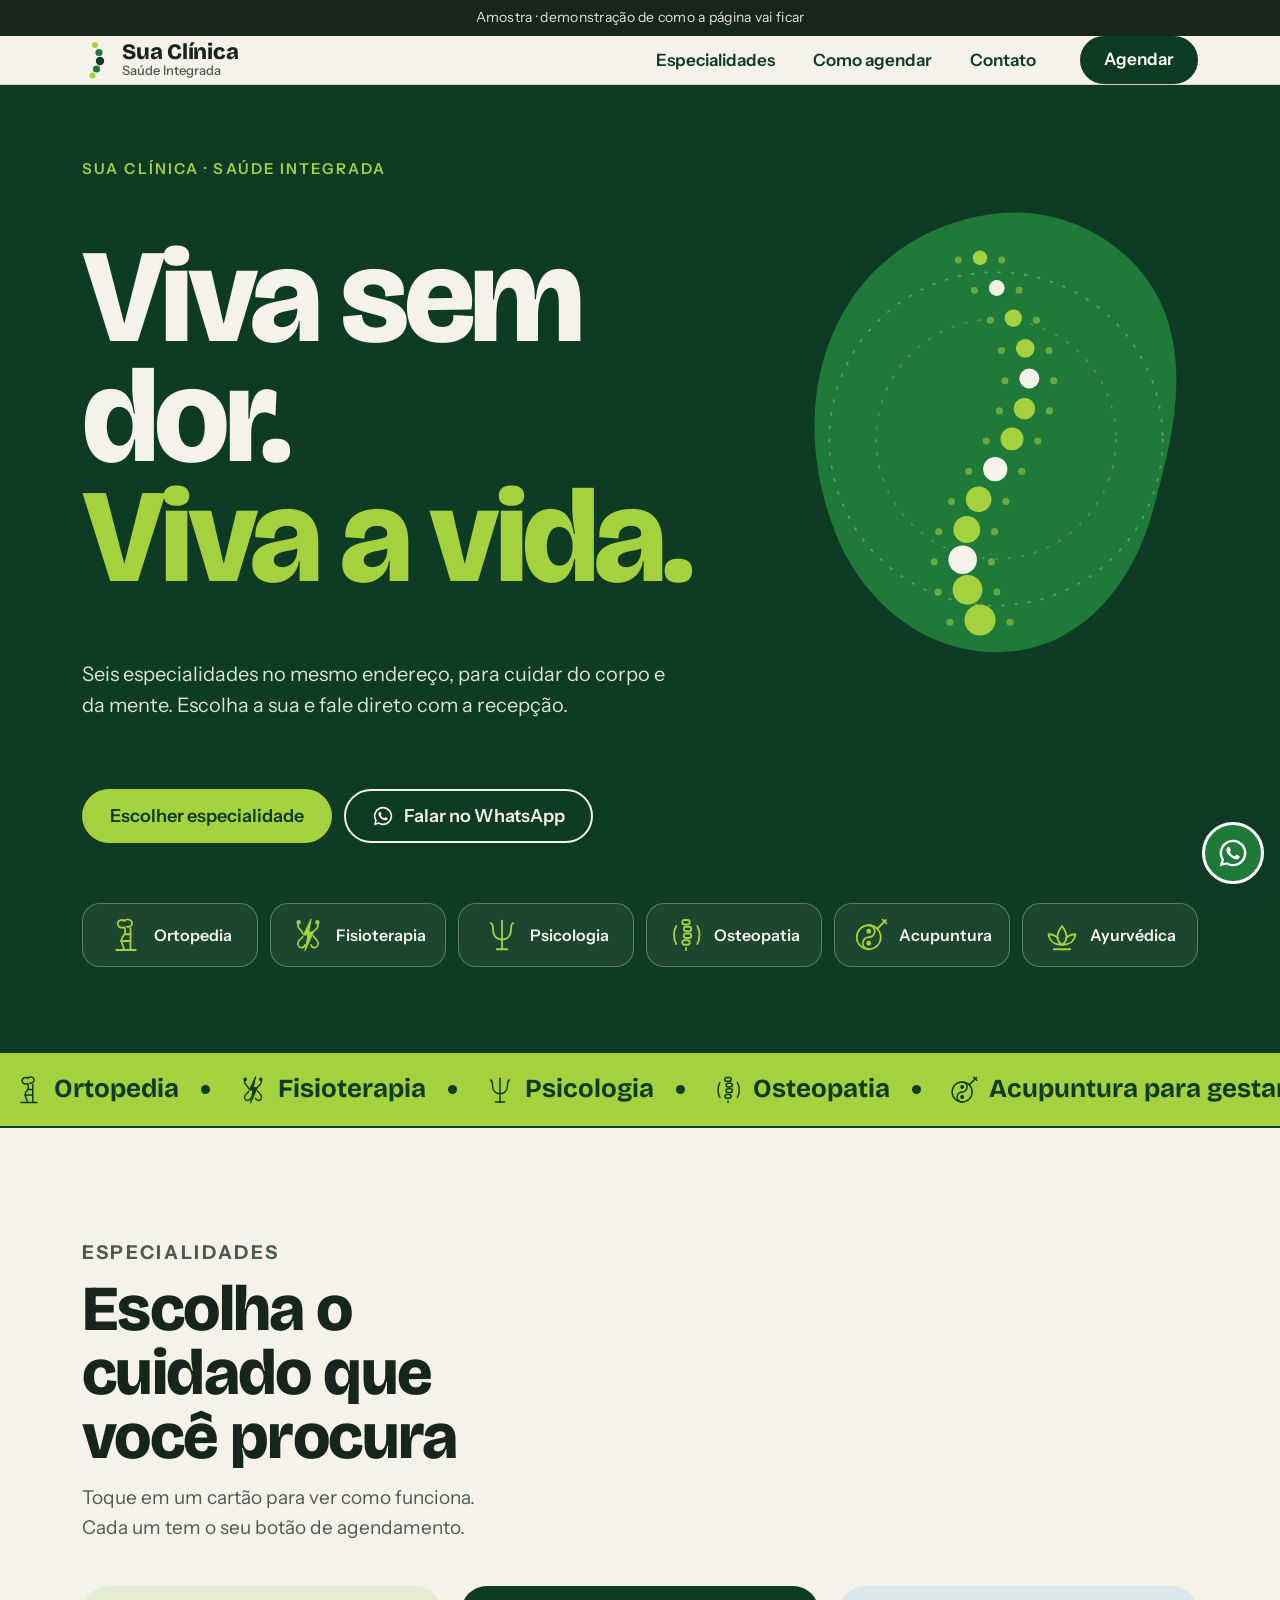
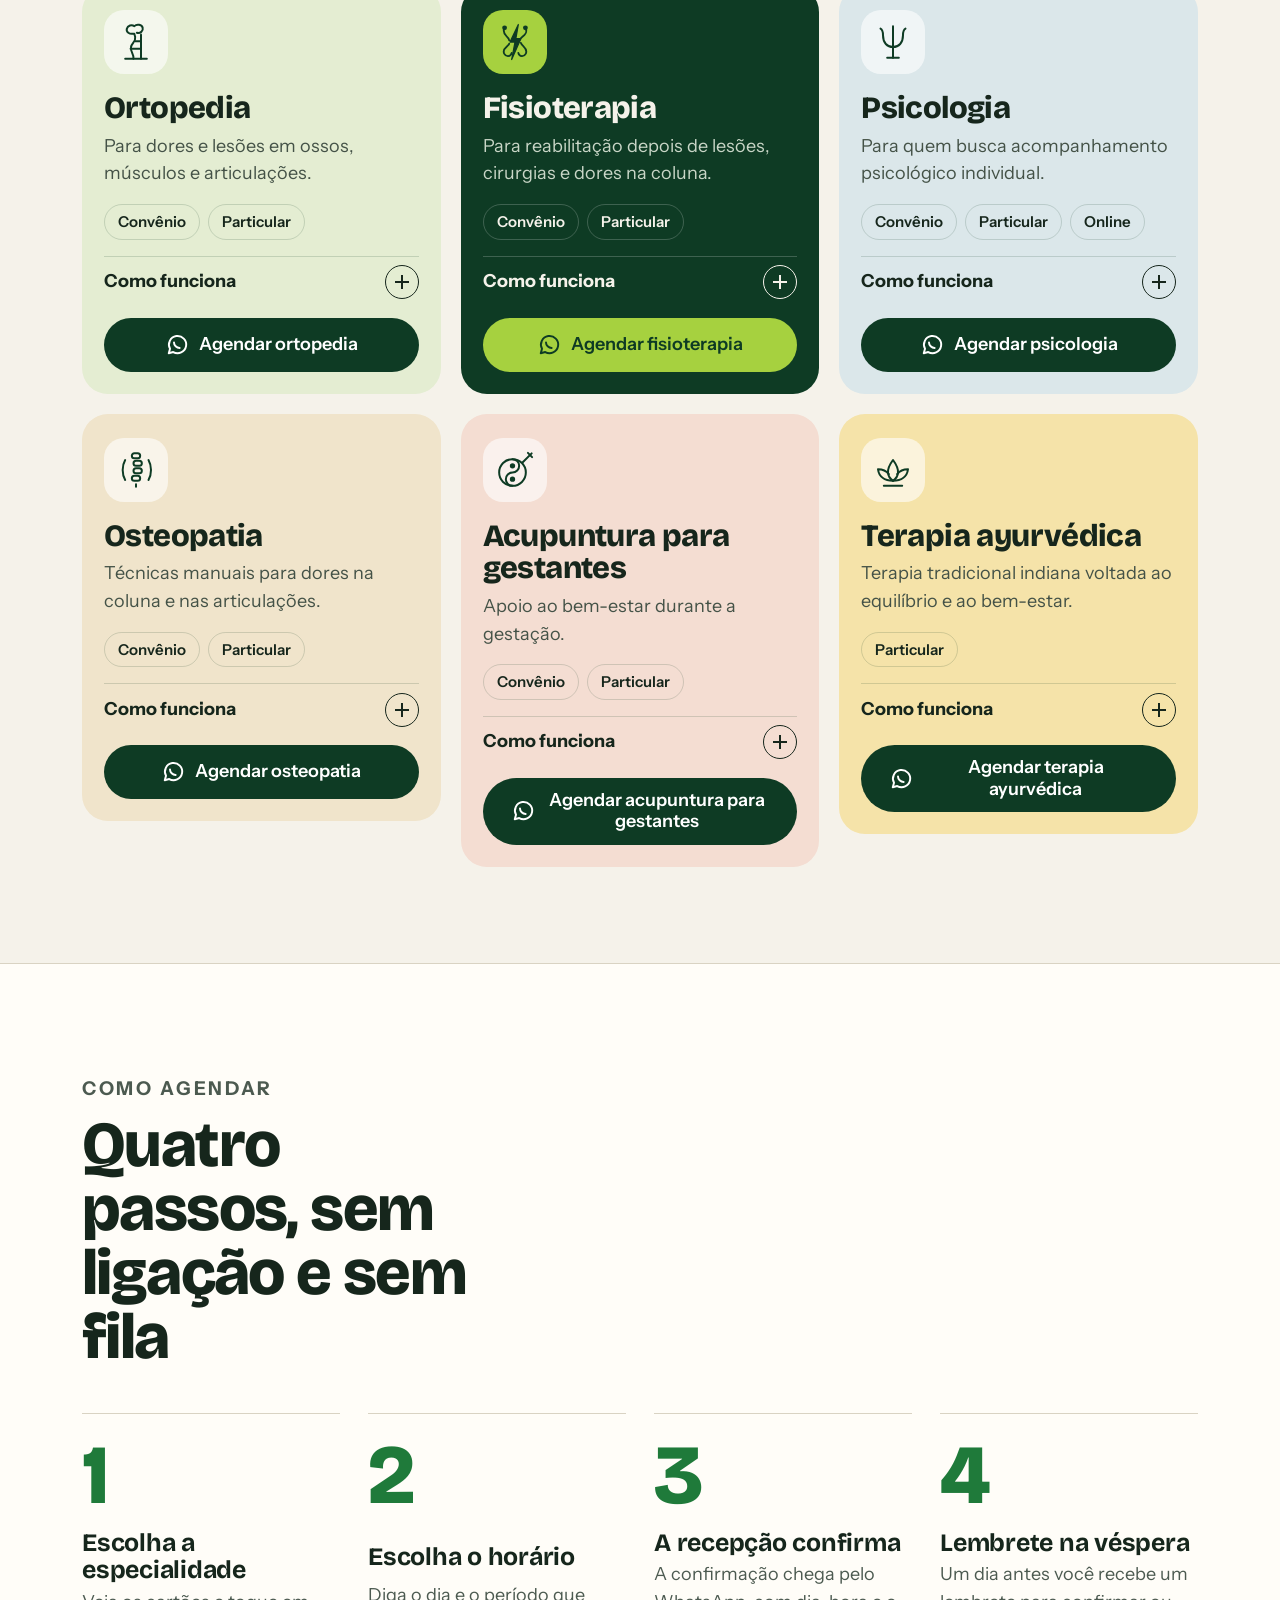
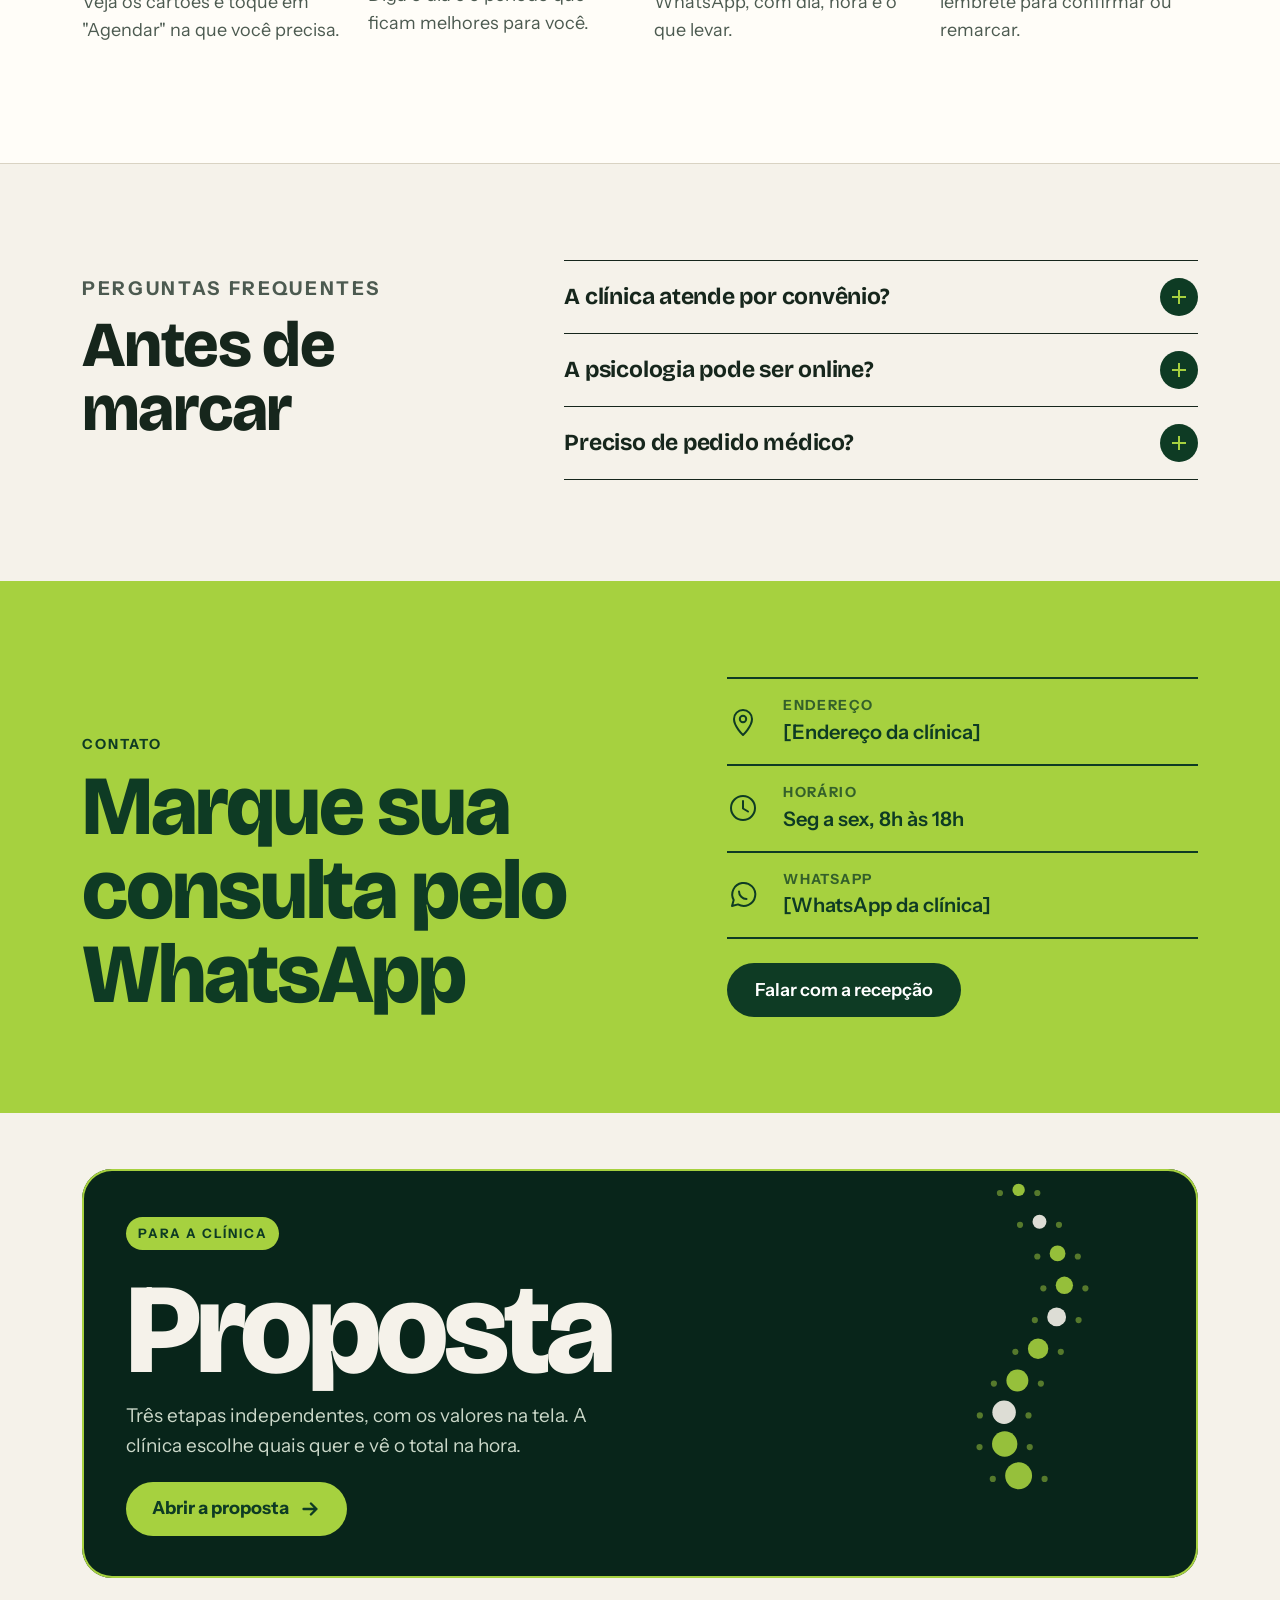
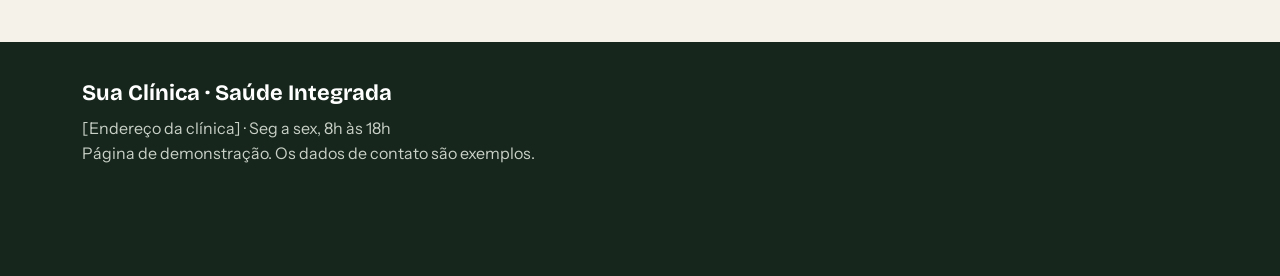
<file: amostra-clinica.html>
<!DOCTYPE html>
<html lang="pt-BR">
<head>
<meta charset="utf-8">
<meta name="viewport" content="width=device-width, initial-scale=1">
<title>Sua Clínica · Saúde Integrada</title>
<meta name="description" content="Ortopedia, fisioterapia, psicologia, osteopatia, acupuntura para gestantes e terapia ayurvédica. Agende pelo WhatsApp.">
<link rel="preconnect" href="https://fonts.googleapis.com">
<link rel="preconnect" href="https://fonts.gstatic.com" crossorigin>
<link href="https://fonts.googleapis.com/css2?family=Bricolage+Grotesque:opsz,wght@12..96,500;12..96,700;12..96,800&family=Instrument+Sans:wght@400;500;600;700&display=swap" rel="stylesheet">
<style>
:root{
  --escuro:#0E3B24; --verde:#1F7A3A; --limao:#A6D13F; --fundo:#F5F2EA;
  --tinta:#16261C; --suave:#4C5A50; --linha:#D9D3C3; --papel:#FFFDF8;
  --titulo:"Bricolage Grotesque","Arial Narrow",Arial,sans-serif;
  --texto:"Instrument Sans",system-ui,-apple-system,"Segoe UI",Roboto,Arial,sans-serif;
}
*,*::before,*::after{box-sizing:border-box}
html{-webkit-text-size-adjust:100%;scroll-behavior:smooth}
html.travado{overflow:hidden}
body{margin:0;background:var(--fundo);color:var(--tinta);font-family:var(--texto);font-size:18px;line-height:1.55;overflow-x:hidden}
h1,h2,h3,h4,p,ol,ul{margin:0}
ol,ul{padding:0;list-style:none}
svg{display:block}
a{color:inherit}
button{font:inherit;color:inherit;cursor:pointer}
:focus-visible{outline:3px solid var(--limao);outline-offset:3px}
.sobre-claro :focus-visible, .proposta :focus-visible{outline-color:var(--verde)}
.caixa{width:100%;max-width:1180px;margin:0 auto;padding:0 20px}
section{scroll-margin-top:120px}

/* Botões */
.btn{display:inline-flex;align-items:center;justify-content:center;gap:10px;min-height:54px;padding:10px 26px;border-radius:999px;border:2px solid transparent;font-weight:600;font-size:18px;line-height:1.2;text-decoration:none;text-align:center;transition:transform .15s ease,background-color .15s ease}
.btn:active{transform:scale(.98)}
.btn-limao{background:var(--limao);color:var(--escuro)}
.btn-limao:hover{background:#B7DD58}
.btn-escuro{background:var(--escuro);color:#fff}
.btn-escuro:hover{background:#14502F}
.btn-contorno{border-color:currentColor;background:transparent}
.btn svg{width:22px;height:22px;flex:none}

/* Faixa de amostra */
.amostra{background:var(--tinta);color:#E6E2D6;font-size:14px;text-align:center;padding:7px 16px;letter-spacing:.02em}

/* Topo */
.topo{position:sticky;top:0;z-index:40;background:rgba(245,242,234,.94);backdrop-filter:blur(10px);-webkit-backdrop-filter:blur(10px);border-bottom:1px solid var(--linha)}
.topo-linha{display:flex;align-items:center;justify-content:space-between;gap:12px;min-height:64px}
.marca{display:flex;align-items:center;gap:10px;min-width:0;min-height:48px;text-decoration:none}
.marca svg{width:30px;height:38px;flex:none}
.marca-nome{font-family:var(--titulo);font-weight:800;font-size:19px;line-height:1.05;letter-spacing:-.01em}
.marca-sub{display:block;font-family:var(--texto);font-weight:500;font-size:13px;color:var(--suave);letter-spacing:0}
.topo .btn{min-height:48px;padding:8px 22px;font-size:17px}
.menu{display:flex;gap:4px;margin:0 -10px;border-top:1px solid var(--linha)}
.menu a{flex:1;display:flex;align-items:center;justify-content:center;min-height:48px;padding:0 6px;font-size:16px;font-weight:600;text-decoration:none;white-space:nowrap;color:var(--escuro)}
.menu a:hover{text-decoration:underline;text-underline-offset:5px}

/* Abertura */
.abertura{background:var(--escuro);color:#F5F2EA;position:relative;overflow:hidden}
.abertura-grade{display:grid;gap:8px;padding-top:44px;padding-bottom:52px}
.sobretitulo{font-size:15px;font-weight:600;letter-spacing:.14em;text-transform:uppercase;color:var(--limao)}
.abertura h1{font-family:var(--titulo);font-weight:800;font-size:clamp(58px,17.5vw,150px);line-height:.9;letter-spacing:-.035em;margin:18px 0 22px}
.abertura h1 span{display:block}
.abertura h1 .l2{color:var(--limao)}
.abertura-texto{font-size:20px;max-width:30em;color:#D8E2D5}
.abertura-botoes{display:flex;flex-direction:column;gap:12px;margin-top:28px}
.abertura-arte{justify-self:center;width:min(78vw,340px);margin-top:26px}
.abertura-arte svg{width:100%;height:auto}

.ic{fill:none;stroke:currentColor;stroke-width:2.4;stroke-linecap:round;stroke-linejoin:round;flex:none}
.atalhos{display:grid;grid-template-columns:repeat(3,1fr);gap:8px;margin-top:30px}
.atalho{display:flex;flex-direction:column;align-items:center;justify-content:center;gap:6px;min-height:88px;padding:10px 4px;border-radius:18px;border:1.5px solid rgba(245,242,234,.3);background:rgba(255,255,255,.06);color:#F5F2EA;font-weight:600;font-size:15px;line-height:1.15;transition:background-color .15s}
.atalho:hover{background:rgba(255,255,255,.14)}
.atalho .ic{width:36px;height:36px;color:var(--limao)}
.card{scroll-margin-top:130px}
.card .btn svg{width:24px;height:24px}
.faixa-grupo .ic{width:30px;height:30px;margin-right:-12px}
#demoEsp .op{display:flex;align-items:center;gap:8px;padding:6px 10px;text-align:left;font-size:15px}
#demoEsp .op .ic{width:26px;height:26px;color:var(--verde)}
#demoEsp .op.sel .ic{color:var(--limao)}
.resumo{margin-top:16px;border-radius:24px;padding:24px 20px;background:#E4EDD2;border:2px solid var(--verde)}
.resumo h3{font-family:var(--titulo);font-weight:800;font-size:27px;letter-spacing:-.02em;line-height:1.1}
.resumo ul{margin-top:10px}
.resumo li{padding:7px 0 7px 30px;position:relative;font-weight:600}
.resumo li::before{content:"";position:absolute;left:2px;top:15px;width:15px;height:8px;border-left:3px solid var(--verde);border-bottom:3px solid var(--verde);transform:rotate(-45deg)}
.resumo li.vazio{padding-left:0;font-weight:400;color:var(--suave)}
.resumo li.vazio::before,.resumo li.soma::before{display:none}
.resumo li.soma{padding-left:0;font-family:var(--titulo);font-weight:800;font-size:22px;color:var(--escuro)}
.resumo-rot{margin-top:12px;font-size:14px;font-weight:700;letter-spacing:.08em;text-transform:uppercase;color:var(--suave)}
.resumo-msg{margin-top:8px;background:#fff;border-radius:4px 16px 16px 16px;padding:12px 14px;font-size:17px}
.resumo .btn{width:100%;margin-top:16px}
/* Caixa 3D da mensagem */
.caixa-wa{display:none;position:fixed;inset:0;z-index:200;background:rgba(8,37,26,.74);overflow-y:auto}
.caixa-wa.aberta{display:block}
.cw-cena{min-height:100%;display:flex;align-items:flex-end;justify-content:center;padding:20px 14px 26px;perspective:900px}
.cw-caixa{width:100%;max-width:440px;background:var(--papel);border-radius:26px;padding:22px 20px 18px;border:2px solid var(--escuro);box-shadow:0 10px 0 var(--escuro),0 34px 50px rgba(0,0,0,.45);transform-origin:50% 100%;animation:subir3d .75s cubic-bezier(.2,.9,.25,1.08) both}
@keyframes subir3d{from{opacity:0;transform:translateY(70%) rotateX(58deg) scale(.82)}55%{opacity:1}to{opacity:1;transform:none}}
.cw-topo{display:flex;align-items:center;gap:14px}
.cw-ic{width:58px;height:58px;border-radius:18px;background:var(--limao);color:var(--escuro);display:grid;place-items:center;flex:none}
.cw-ic svg{width:36px;height:36px}
.cw-topo b{display:block;font-family:var(--titulo);font-weight:800;font-size:25px;line-height:1.1;letter-spacing:-.02em}
.cw-topo small{display:block;font-size:15px;color:var(--suave);margin-top:2px}
.cw-msg{margin:16px 0 4px;background:#E4EDD2;border-radius:4px 18px 18px 18px;padding:14px 16px;font-size:19px;line-height:1.4;min-height:5.2em}
.cw-cursor{display:inline-block;width:2px;height:1.1em;background:var(--escuro);margin-left:2px;vertical-align:-3px;animation:piscar .8s steps(1) infinite}
@keyframes piscar{50%{opacity:0}}
.cw-caixa .btn{width:100%;margin-top:10px}
.cw-voltar{display:block;width:100%;min-height:48px;margin-top:6px;background:none;border:0;font-weight:600;font-size:17px;color:var(--suave);text-decoration:underline;text-underline-offset:4px}
.cw-nota{font-size:14.500px;line-height:1.35;color:var(--suave);text-align:center}
@media (min-width:700px){.cw-cena{align-items:center}}
.p-autor a{display:inline-flex;align-items:center;gap:8px;min-height:48px;padding:0 4px;font-weight:700;color:var(--escuro)}
.p-autor a svg{width:22px;height:22px}
.p-autor b{color:var(--tinta)}

/* Faixa correndo */
.faixa{background:var(--limao);color:var(--escuro);overflow:hidden;border-block:2px solid var(--escuro)}
.faixa-trilho{display:flex;width:max-content;animation:correr 34s linear infinite}
.faixa-grupo{display:flex;flex:none}
.faixa-grupo span{display:flex;align-items:center;gap:22px;padding:14px 11px;font-family:var(--titulo);font-weight:700;font-size:22px;white-space:nowrap}
.faixa-grupo span::after{content:"";width:9px;height:9px;border-radius:50%;background:var(--escuro)}
@keyframes correr{to{transform:translateX(-50%)}}

/* Títulos de seção */
.secao{padding:64px 0}
.secao-cab{margin-bottom:30px;max-width:22em}
.rotulo{font-size:14px;font-weight:700;letter-spacing:.14em;text-transform:uppercase;color:var(--verde)}
.secao h2{font-family:var(--titulo);font-weight:800;font-size:clamp(36px,9vw,64px);line-height:1;letter-spacing:-.025em;margin-top:10px}
.secao-cab p{margin-top:14px;color:var(--suave);font-size:19px}

/* Cards */
.cards{display:grid;gap:16px;align-items:start}
.card{--c:#E4EDD2;--ct:var(--tinta);--cs:#445247;--cl:rgba(14,59,36,.16);background:var(--c);color:var(--ct);border-radius:26px;padding:24px 22px 22px;cursor:pointer;position:relative;-webkit-tap-highlight-color:transparent;transition:transform .2s ease}
.card:nth-child(3){--c:#DBE7EA}
.card:nth-child(4){--c:#F0E4CB}
.card:nth-child(5){--c:#F4DDD2}
.card:nth-child(6){--c:#F5E3A9}
.card.destaque{--c:var(--escuro);--ct:#F5F2EA;--cs:#C9D6C7;--cl:rgba(255,255,255,.2)}
.card-topo{display:flex;align-items:flex-start;justify-content:space-between;gap:12px}
.icone{width:64px;height:64px;border-radius:20px;background:rgba(255,255,255,.6);display:grid;place-items:center;color:var(--escuro)}
.destaque .icone{background:var(--limao)}
.icone svg{width:40px;height:40px;fill:none;stroke:currentColor;stroke-width:2.4;stroke-linecap:round;stroke-linejoin:round}
.selo-card{font-size:13px;font-weight:700;letter-spacing:.08em;text-transform:uppercase;background:var(--limao);color:var(--escuro);padding:6px 12px;border-radius:999px}
.card h3{font-family:var(--titulo);font-weight:800;font-size:31px;line-height:1.05;letter-spacing:-.02em;margin-top:18px}
.card-para{margin-top:8px;color:var(--cs);font-size:18px}
.etiquetas{display:flex;flex-wrap:wrap;gap:8px;margin-top:16px}
.etiquetas li{font-size:15px;font-weight:600;padding:5px 13px;border-radius:999px;border:1.5px solid var(--cl)}
.card-abrir{display:flex;align-items:center;justify-content:space-between;width:100%;min-height:52px;margin-top:16px;padding:0;background:none;border:0;border-top:1.5px solid var(--cl);font-weight:700;font-size:18px;text-align:left}
.card-abrir i{width:34px;height:34px;border-radius:50%;border:1.5px solid currentColor;position:relative;flex:none;transition:transform .25s ease}
.card-abrir i::before,.card-abrir i::after{content:"";position:absolute;left:50%;top:50%;width:14px;height:2px;margin:-1px 0 0 -7px;background:currentColor}
.card-abrir i::after{transform:rotate(90deg);transition:opacity .2s}
.card.aberto .card-abrir i{transform:rotate(180deg)}
.card.aberto .card-abrir i::after{opacity:0}
.passos{display:none;padding:4px 0 10px;counter-reset:p}
.card.aberto .passos{display:block;animation:surgir .3s ease}
.passos li{counter-increment:p;display:flex;gap:14px;align-items:center;padding:9px 0;font-size:18px}
.passos li::before{content:counter(p);flex:none;width:34px;height:34px;border-radius:50%;display:grid;place-items:center;font-family:var(--titulo);font-weight:800;font-size:17px;background:var(--ct);color:var(--c)}
.card .btn{width:100%;margin-top:10px}
.destaque .btn-escuro{background:var(--limao);color:var(--escuro)}
@keyframes surgir{from{opacity:0;transform:translateY(-6px)}to{opacity:1;transform:none}}

/* Como agendar */
.agendar{background:var(--papel);border-block:1px solid var(--linha)}
.etapas{display:grid;gap:0}
.etapas li{display:grid;grid-template-columns:auto 1fr;gap:4px 18px;padding:22px 0;border-top:1.5px solid var(--linha);align-items:start}
.etapas li:last-child{border-bottom:1.5px solid var(--linha)}
.etapas b{grid-row:span 2;font-family:var(--titulo);font-weight:800;font-size:60px;line-height:.85;color:var(--verde);letter-spacing:-.04em;min-width:1.1em}
.etapas h3{font-family:var(--titulo);font-weight:700;font-size:25px;line-height:1.1;letter-spacing:-.01em}
.etapas p{color:var(--suave)}

/* Perguntas */
.faq-lista{border-top:1.5px solid var(--tinta)}
.faq-item{border-bottom:1.5px solid var(--tinta)}
.faq-item button{display:flex;align-items:center;justify-content:space-between;gap:16px;width:100%;min-height:72px;padding:14px 0;background:none;border:0;text-align:left;font-family:var(--titulo);font-weight:700;font-size:23px;line-height:1.15;letter-spacing:-.01em}
.faq-item button i{width:38px;height:38px;border-radius:50%;background:var(--escuro);position:relative;flex:none;transition:transform .25s ease}
.faq-item button i::before,.faq-item button i::after{content:"";position:absolute;left:50%;top:50%;width:14px;height:2px;margin:-1px 0 0 -7px;background:var(--limao)}
.faq-item button i::after{transform:rotate(90deg)}
.faq-item.aberto button i{transform:rotate(45deg)}
.faq-resposta{display:none;padding:0 0 22px;max-width:38em;color:#33423A}
.faq-item.aberto .faq-resposta{display:block;animation:surgir .3s ease}

/* Contato */
.contato{background:var(--limao);color:var(--escuro)}
.contato .rotulo{color:var(--escuro)}
.contato-grade{display:grid;gap:30px}
.contato h2{font-size:clamp(40px,10.5vw,84px)}
.contato-dados{display:grid;gap:0;border-top:2px solid var(--escuro)}
.contato-dados div{display:grid;grid-template-columns:44px 1fr;gap:12px;align-items:center;padding:16px 0;border-bottom:2px solid var(--escuro)}
.contato-dados svg{width:32px;height:32px;fill:none;stroke:currentColor;stroke-width:2;stroke-linecap:round;stroke-linejoin:round}
.contato-dados small{display:block;font-size:14px;font-weight:700;letter-spacing:.1em;text-transform:uppercase;opacity:.75}
.contato-dados strong{font-size:20px;font-weight:600}
.contato .btn{width:100%;margin-top:24px}

/* Cartão Proposta */
.bloco-proposta{padding:56px 0 64px}
.cartao-proposta{display:block;width:100%;text-align:left;background:#08251A;color:#F5F2EA;border:0;border-radius:30px;padding:30px 24px 26px;position:relative;overflow:hidden;box-shadow:0 0 0 2px var(--limao) inset;transition:transform .2s ease}
.cartao-proposta:hover{transform:translateY(-3px)}
.cartao-proposta .pontos{position:absolute;right:-30px;top:-20px;width:210px;opacity:.9;pointer-events:none}
.cartao-proposta small{display:inline-block;font-size:13px;font-weight:700;letter-spacing:.14em;text-transform:uppercase;color:var(--escuro);background:var(--limao);padding:6px 12px;border-radius:999px;position:relative}
.cartao-proposta strong{display:block;font-family:var(--titulo);font-weight:800;font-size:clamp(60px,17vw,128px);line-height:.92;letter-spacing:-.04em;margin:22px 0 12px;position:relative}
.cartao-proposta span.t{display:block;font-size:19px;color:#CBD8C9;max-width:26em;position:relative}
.cartao-proposta span.ir{display:inline-flex;align-items:center;gap:10px;min-height:54px;margin-top:22px;padding:10px 26px;border-radius:999px;background:var(--limao);color:var(--escuro);font-weight:700;position:relative}
.cartao-proposta span.ir svg{width:22px;height:22px}

/* Rodapé */
.rodape{background:var(--tinta);color:#C9D0C6;padding:34px 0 110px;font-size:16px}
.rodape strong{display:block;font-family:var(--titulo);font-size:22px;color:#fff;margin-bottom:6px}

/* WhatsApp flutuante */
.flutuante{position:fixed;right:16px;bottom:16px;z-index:45;width:62px;height:62px;border-radius:50%;background:var(--verde);color:#fff;display:grid;place-items:center;box-shadow:0 8px 22px rgba(14,59,36,.35);border:3px solid #fff;text-decoration:none}
.flutuante svg{width:32px;height:32px}

/* Animação ao rolar */
.js .revela{opacity:0;transform:translateY(22px);transition:opacity .6s ease,transform .6s ease}
.js .revela.visto{opacity:1;transform:none}

/* ============ PROPOSTA (camada) ============ */
.proposta{display:none;position:fixed;inset:0;z-index:100;background:var(--fundo);overflow-y:auto;-webkit-overflow-scrolling:touch;overscroll-behavior:contain}
.proposta.aberta{display:block}
.p-topo{position:sticky;top:0;z-index:5;background:#08251A;color:#fff}
.p-topo .caixa{display:flex;align-items:center;justify-content:space-between;gap:12px;min-height:64px}
.p-topo b{font-family:var(--titulo);font-size:20px;font-weight:800}
.p-fechar{display:inline-flex;align-items:center;gap:8px;min-height:48px;padding:6px 20px;border-radius:999px;border:2px solid var(--limao);background:transparent;color:#fff;font-weight:700;font-size:17px}
.p-fechar svg{width:16px;height:16px}
.p-corpo{max-width:880px;padding-top:40px;padding-bottom:40px}
.p-corpo h2{font-family:var(--titulo);font-weight:800;font-size:clamp(34px,8.6vw,60px);line-height:1;letter-spacing:-.03em}
.p-intro{margin-top:18px;font-size:19px;color:#33423A;max-width:36em}
.p-ordem{display:flex;flex-wrap:wrap;align-items:center;gap:8px;margin-top:20px;font-weight:700}
.p-ordem span{padding:7px 15px;border-radius:999px;background:var(--escuro);color:#fff;font-size:16px}
.p-ordem svg{width:20px;height:20px;color:var(--verde)}
.etapa{background:var(--papel);border:2px solid var(--linha);border-radius:26px;padding:24px 20px;margin-top:22px;position:relative;transition:border-color .2s, box-shadow .2s}
.etapa.marcada{border-color:var(--verde);box-shadow:0 0 0 4px rgba(166,209,63,.55)}
.etapa-num{font-size:14px;font-weight:700;letter-spacing:.14em;text-transform:uppercase;color:var(--verde)}
.etapa h3{font-family:var(--titulo);font-weight:800;font-size:32px;line-height:1.05;letter-spacing:-.02em;margin-top:6px}
.etapa-linha{margin-top:8px;color:var(--suave)}
.selo-fund{display:inline-flex;align-items:center;gap:8px;margin-top:14px;padding:7px 14px;border-radius:999px;background:var(--limao);color:var(--escuro);font-size:14px;font-weight:700;letter-spacing:.06em;text-transform:uppercase}
.selo-fund svg{width:16px;height:16px}
.precos{display:grid;gap:10px;margin-top:18px}
.preco{background:var(--fundo);border-radius:18px;padding:16px 18px}
.preco small{display:block;font-size:14px;font-weight:700;letter-spacing:.08em;text-transform:uppercase;color:var(--suave)}
.preco strong{font-family:var(--titulo);font-weight:800;font-size:40px;line-height:1.1;letter-spacing:-.02em;color:var(--escuro)}
.preco strong em{font-style:normal;font-family:var(--texto);font-size:17px;font-weight:600;letter-spacing:0;color:var(--suave)}
.preco s{color:#7B857D;font-size:19px;font-weight:600;margin-right:6px}
.preco p{font-size:16px;color:var(--suave);margin-top:4px}
.etapa h4{font-size:14px;font-weight:700;letter-spacing:.12em;text-transform:uppercase;color:var(--suave);margin-top:22px}
.inclui{margin-top:8px}
.inclui li{position:relative;padding:8px 0 8px 34px;border-bottom:1px solid var(--linha)}
.inclui li:last-child{border-bottom:0}
.inclui li::before{content:"";position:absolute;left:2px;top:14px;width:18px;height:10px;border-left:3px solid var(--verde);border-bottom:3px solid var(--verde);transform:rotate(-45deg) scale(.8);transform-origin:left top;margin-top:6px}
.nota{margin-top:16px;padding:14px 16px;border-radius:16px;background:var(--fundo);font-size:17px;color:#33423A}
.nota b{color:var(--escuro)}
.btn-incluir{width:100%;margin-top:20px;background:#fff;color:var(--escuro);border:2px solid var(--escuro)}
.btn-incluir .cx{width:26px;height:26px;border-radius:8px;border:2px solid var(--escuro);flex:none;display:grid;place-items:center}
.btn-incluir .cx svg{width:16px;height:16px;opacity:0}
.marcada .btn-incluir{background:var(--escuro);color:#fff}
.marcada .btn-incluir .cx{background:var(--limao);border-color:var(--limao);color:var(--escuro)}
.marcada .btn-incluir .cx svg{opacity:1}

/* Mini demonstração */
.demo{margin-top:22px;border:2px dashed var(--verde);border-radius:22px;padding:20px 16px;background:#F0F4E6}
.demo-cab{display:flex;flex-wrap:wrap;align-items:center;gap:8px 12px}
.demo-cab b{font-family:var(--titulo);font-size:24px;font-weight:800;letter-spacing:-.01em}
.demo-cab span{font-size:13px;font-weight:700;letter-spacing:.08em;text-transform:uppercase;padding:4px 10px;border-radius:999px;background:var(--escuro);color:#fff}
.demo > p{margin-top:6px;color:var(--suave);font-size:17px}
.demo h5{margin:18px 0 8px;font-size:17px;font-weight:700}
.demo h5 i{font-style:normal;display:inline-grid;place-items:center;width:28px;height:28px;border-radius:50%;background:var(--escuro);color:#fff;font-size:15px;margin-right:8px}
.opcoes{display:grid;grid-template-columns:repeat(2,1fr);gap:8px}
.opcoes.dias{grid-template-columns:repeat(5,1fr);gap:6px}
.opcoes.horas{grid-template-columns:repeat(4,1fr)}
.op{min-height:50px;padding:6px 4px;border-radius:14px;border:2px solid #C6CFBB;background:#fff;font-weight:600;font-size:16px;line-height:1.15;color:var(--tinta)}
.op small{display:block;font-size:13px;font-weight:500;color:var(--suave)}
.op.sel{background:var(--escuro);border-color:var(--escuro);color:#fff}
.op.sel small{color:#CBD8C9}
.op:disabled{background:#E4E3DC;border-color:#E4E3DC;color:#8E948C;cursor:not-allowed;text-decoration:line-through}
.op:disabled small{text-decoration:none;color:#8E948C}
.legenda{display:flex;gap:16px;margin-top:10px;font-size:15px;color:var(--suave)}
.legenda span{display:flex;align-items:center;gap:6px}
.legenda span::before{content:"";width:16px;height:16px;border-radius:5px;border:2px solid #C6CFBB;background:#fff}
.legenda span.oc::before{background:#E4E3DC;border-color:#E4E3DC}
.demo-res{display:none;margin-top:20px}
.demo-res.visivel{display:block;animation:surgir .35s ease}
.tela{background:#E7E0D3;border-radius:20px;padding:14px 12px 16px;margin-top:12px}
.tela-cab{font-size:14px;font-weight:700;letter-spacing:.06em;text-transform:uppercase;color:#5B5A50;margin-bottom:10px}
.balao{background:#fff;border-radius:4px 16px 16px 16px;padding:12px 14px;font-size:17px;line-height:1.45;max-width:340px;box-shadow:0 1px 1px rgba(0,0,0,.08)}
.balao b{display:block}
.balao-botoes{display:grid;grid-template-columns:1fr 1fr;gap:8px;max-width:340px;margin-top:8px}
.balao-botoes button{min-height:50px;border-radius:12px;border:0;background:#fff;color:var(--verde);font-weight:700;font-size:17px;box-shadow:0 1px 1px rgba(0,0,0,.08)}
.balao-botoes button.sel{background:var(--verde);color:#fff}
.demo-retorno{margin-top:10px;font-size:16px;font-weight:600;color:var(--escuro);min-height:1.5em}

.quadros{display:grid;gap:16px;margin-top:26px}
.quadro{border-radius:24px;padding:24px 20px}
.quadro h3{font-family:var(--titulo);font-weight:800;font-size:27px;letter-spacing:-.02em;line-height:1.1}
.quadro.nao{background:var(--escuro);color:#F5F2EA}
.quadro.nao p{margin-top:10px;color:#D3DDD0}
.quadro.cond{background:var(--papel);border:2px solid var(--linha)}
.quadro.cond ul{margin-top:8px}
.quadro.cond li{padding:9px 0 9px 20px;border-bottom:1px solid var(--linha);position:relative}
.quadro.cond li:last-child{border-bottom:0}
.quadro.cond li::before{content:"";position:absolute;left:0;top:20px;width:8px;height:8px;border-radius:50%;background:var(--verde)}
.p-autor{margin-top:28px;padding-top:18px;border-top:1.5px solid var(--linha);font-size:16px;color:var(--suave)}

.barra{position:sticky;bottom:0;z-index:5;background:#08251A;color:#fff;border-top:3px solid var(--limao);padding:12px 0 calc(12px + env(safe-area-inset-bottom))}
.barra .caixa{max-width:880px;display:grid;grid-template-columns:1fr 1fr;gap:6px 14px;align-items:end}
.tot small{display:block;font-size:13px;font-weight:700;letter-spacing:.1em;text-transform:uppercase;color:#B9C8B7}
.tot strong{font-family:var(--titulo);font-weight:800;font-size:30px;line-height:1.1;letter-spacing:-.02em;color:var(--limao);white-space:nowrap}
.barra-nota{grid-column:1/-1;font-size:14.5px;line-height:1.35;color:#DCE5D8}
.barra .btn{grid-column:1/-1;min-height:52px}
.barra .btn[aria-disabled="true"]{background:#40584A;color:#AEBBAF;cursor:not-allowed}

/* ============ Telas maiores ============ */
@media (min-width:700px){
  .caixa{padding:0 32px}
  .cards{grid-template-columns:repeat(2,1fr);gap:20px}
  .abertura-botoes{flex-direction:row;flex-wrap:wrap}
  .etapas{grid-template-columns:repeat(2,1fr);column-gap:40px}
  .etapas li:nth-last-child(2){border-bottom:1.5px solid var(--linha)}
  .contato .btn{width:auto}
  .precos{grid-template-columns:1fr 1fr}
  .precos.um{grid-template-columns:1fr}
  .opcoes{grid-template-columns:repeat(3,1fr)}
  .opcoes.horas{grid-template-columns:repeat(8,1fr)}
  .etapa{padding:32px}
  .demo{padding:26px}
  .quadro{padding:30px}
  .cartao-proposta{padding:48px 44px 42px}
  .cartao-proposta .pontos{width:340px;right:10px;top:-10px}
  .barra .caixa{grid-template-columns:auto auto 1fr;gap:6px 30px;align-items:center}
  .barra-nota{grid-column:1/-1;grid-row:2}
  .barra .btn{grid-column:3;grid-row:1;justify-self:end;white-space:nowrap}
}
@media (min-width:1000px){
  section{scroll-margin-top:84px}
  .topo-linha{min-height:76px}
  .topo .caixa{display:flex;align-items:center;gap:28px}
  .topo-linha{flex:1;order:1}
  .menu{order:2;border:0;margin:0;gap:6px}
  .menu a{padding:0 16px;font-size:17px}
  .topo-linha .btn{order:3}
  .topo .caixa{position:relative}
  .topo-linha{display:contents}
  .marca{margin-right:auto}
  .marca-nome{font-size:22px}
  .abertura-grade{grid-template-columns:1.25fr .75fr;align-items:center;gap:40px;padding-top:72px;padding-bottom:84px}
  .abertura h1{font-size:clamp(96px,10.4vw,150px)}
  .abertura-arte{width:100%;max-width:400px;margin:0;grid-row:1/4;grid-column:2}
  .abertura-grade > *:not(.abertura-arte){grid-column:1}
  .abertura-grade > .atalhos{grid-column:1/-1;grid-template-columns:repeat(6,1fr);gap:12px;margin-top:20px}
  .atalho{flex-direction:row;gap:10px;min-height:64px;font-size:16px}
  .card{scroll-margin-top:96px}
  .secao{padding:96px 0}
  .secao-cab{margin-bottom:44px}
  .cards{grid-template-columns:repeat(3,1fr)}
  .etapas{grid-template-columns:repeat(4,1fr);column-gap:28px}
  .etapas li{grid-template-columns:1fr;border-bottom:0!important;padding-top:26px}
  .etapas b{font-size:84px;margin-bottom:14px}
  .faq-grade{display:grid;grid-template-columns:.8fr 1.2fr;gap:60px;align-items:start}
  .contato-grade{grid-template-columns:1.1fr .9fr;gap:70px;align-items:end}
  .quadros{grid-template-columns:.8fr 1.2fr}
  .faixa-grupo span{font-size:26px;padding:16px 14px}
}
@media (prefers-reduced-motion:reduce){
  html{scroll-behavior:auto}
  *,*::before,*::after{animation:none!important;transition:none!important}
  .js .revela{opacity:1;transform:none}
  .faixa-trilho{width:auto;flex-wrap:wrap}
  .faixa-grupo{flex-wrap:wrap}
  .faixa-grupo[aria-hidden="true"]{display:none}
}
</style>
</head>
<body>

<div class="amostra">Amostra · demonstração de como a página vai ficar</div>

<header class="topo">
  <div class="caixa">
    <div class="topo-linha">
      <a class="marca" href="#inicio" data-rolar="inicio" aria-label="Início">
        <svg viewBox="0 0 30 38" aria-hidden="true"><circle cx="13" cy="4" r="3" fill="#A6D13F"/><circle cx="17" cy="11.5" r="3.6" fill="#1F7A3A"/><circle cx="18" cy="20" r="4.2" fill="#0E3B24"/><circle cx="14.5" cy="28" r="3.6" fill="#1F7A3A"/><circle cx="10.5" cy="34.5" r="3" fill="#A6D13F"/></svg>
        <span class="marca-nome"><span data-nome-curto>Sua Clínica</span><span class="marca-sub" data-nome-sub>Saúde Integrada</span></span>
      </a>
      <a class="btn btn-escuro" data-wa="Olá! Vim pelo site e quero agendar uma consulta." target="_blank" rel="noopener">Agendar</a>
    </div>
    <nav class="menu" aria-label="Menu">
      <a href="#especialidades" data-rolar="especialidades">Especialidades</a>
      <a href="#como-agendar" data-rolar="como-agendar">Como agendar</a>
      <a href="#contato" data-rolar="contato">Contato</a>
    </nav>
  </div>
</header>

<main>
  <section class="abertura" id="inicio">
    <div class="caixa abertura-grade">
      <p class="sobretitulo" data-nome>Sua Clínica · Saúde Integrada</p>
      <h1><span>Viva sem dor.</span><span class="l2">Viva a vida.</span></h1>
      <div class="abertura-arte" aria-hidden="true">
        <svg id="arteColuna" viewBox="0 0 360 430">
          <path d="M183 12c62-6 128 30 150 92 20 58 4 118-12 176-16 60-58 118-124 126-70 8-130-36-158-98C12 246 6 170 40 106 68 52 122 18 183 12z" fill="#1F7A3A"/>
          <circle cx="180" cy="215" r="150" fill="none" stroke="#F5F2EA" stroke-opacity=".28" stroke-width="1.5" stroke-dasharray="3 9"/>
          <circle cx="180" cy="215" r="108" fill="none" stroke="#F5F2EA" stroke-opacity=".2" stroke-width="1.5" stroke-dasharray="3 9"/>
        </svg>
      </div>
      <p class="abertura-texto">Seis especialidades no mesmo endereço, para cuidar do corpo e da mente. Escolha a sua e fale direto com a recepção.</p>
      <div class="abertura-botoes">
        <a class="btn btn-limao" href="#especialidades" data-rolar="especialidades">Escolher especialidade</a>
        <a class="btn btn-contorno" data-wa="Olá! Vim pelo site e quero falar com a clínica." target="_blank" rel="noopener">
          <svg viewBox="0 0 24 24" fill="currentColor" aria-hidden="true"><path d="M12 2a10 10 0 0 0-8.6 15.1L2 22l5.1-1.3A10 10 0 1 0 12 2zm0 18.2a8.200 8.200 0 0 1-4.200-1.150l-.3-.18-3 .78.800-2.920-.2-.300A8.200 8.200 0 1 1 12 20.200zm4.500-6.100c-.25-.120-1.460-.720-1.680-.800-.230-.080-.390-.120-.560.130-.160.240-.640.800-.780.960-.140.170-.290.180-.530.060a6.700 6.700 0 0 1-3.340-2.920c-.250-.430.250-.400.720-1.340.080-.160.040-.300-.020-.420-.060-.120-.560-1.340-.760-1.830-.200-.480-.400-.420-.560-.420h-.470a.900.900 0 0 0-.660.300 2.760 2.760 0 0 0-.860 2.050c0 1.210.880 2.380 1 2.540.120.170 1.730 2.640 4.200 3.700 1.560.670 2.170.730 2.950.610.470-.070 1.460-.600 1.660-1.170.210-.580.210-1.070.150-1.170-.060-.110-.220-.170-.470-.290z"/></svg>
          Falar no WhatsApp
        </a>
      </div>
      <div class="atalhos" id="atalhos" aria-label="Ir direto para uma especialidade"></div>
    </div>
  </section>

  <div class="faixa" aria-hidden="true"><div class="faixa-trilho" id="faixaTrilho"></div></div>

  <section class="secao" id="especialidades">
    <div class="caixa">
      <div class="secao-cab revela">
        <p class="rotulo">Especialidades</p>
        <h2>Escolha o cuidado que você procura</h2>
        <p>Toque em um cartão para ver como funciona. Cada um tem o seu botão de agendamento.</p>
      </div>
      <div class="cards" id="cards"></div>
    </div>
  </section>

  <section class="secao agendar" id="como-agendar">
    <div class="caixa">
      <div class="secao-cab revela">
        <p class="rotulo">Como agendar</p>
        <h2>Quatro passos, sem ligação e sem fila</h2>
      </div>
      <ol class="etapas">
        <li class="revela"><b>1</b><h3>Escolha a especialidade</h3><p>Veja os cartões e toque em "Agendar" na que você precisa.</p></li>
        <li class="revela"><b>2</b><h3>Escolha o horário</h3><p>Diga o dia e o período que ficam melhores para você.</p></li>
        <li class="revela"><b>3</b><h3>A recepção confirma</h3><p>A confirmação chega pelo WhatsApp, com dia, hora e o que levar.</p></li>
        <li class="revela"><b>4</b><h3>Lembrete na véspera</h3><p>Um dia antes você recebe um lembrete para confirmar ou remarcar.</p></li>
      </ol>
    </div>
  </section>

  <section class="secao" id="perguntas">
    <div class="caixa faq-grade">
      <div class="secao-cab revela">
        <p class="rotulo">Perguntas frequentes</p>
        <h2>Antes de marcar</h2>
      </div>
      <div class="faq-lista revela">
        <div class="faq-item">
          <button type="button" aria-expanded="false" aria-controls="faq1">A clínica atende por convênio?<i aria-hidden="true"></i></button>
          <div class="faq-resposta" id="faq1"><p>Ortopedia, fisioterapia, psicologia, osteopatia e acupuntura para gestantes atendem por convênio e particular. A terapia ayurvédica é só particular. Informe o nome do seu plano pelo WhatsApp e a recepção confirma a cobertura antes de marcar.</p></div>
        </div>
        <div class="faq-item">
          <button type="button" aria-expanded="false" aria-controls="faq2">A psicologia pode ser online?<i aria-hidden="true"></i></button>
          <div class="faq-resposta" id="faq2"><p>Pode. As sessões de psicologia acontecem na clínica ou por chamada de vídeo. O formato é combinado na primeira conversa e pode mudar ao longo do acompanhamento.</p></div>
        </div>
        <div class="faq-item">
          <button type="button" aria-expanded="false" aria-controls="faq3">Preciso de pedido médico?<i aria-hidden="true"></i></button>
          <div class="faq-resposta" id="faq3"><p>Para consultas, não. Para fisioterapia pelo convênio, o plano costuma exigir o pedido médico. Em caso de dúvida, pergunte pelo WhatsApp e a recepção informa o que levar no dia.</p></div>
        </div>
      </div>
    </div>
  </section>

  <section class="secao contato" id="contato">
    <div class="caixa contato-grade">
      <div class="revela">
        <p class="rotulo">Contato</p>
        <h2>Marque sua consulta pelo WhatsApp</h2>
      </div>
      <div class="revela">
        <div class="contato-dados">
          <div>
            <svg viewBox="0 0 32 32" aria-hidden="true"><path d="M16 29s9-8.500 9-16a9 9 0 0 0-18 0c0 7.500 9 16 9 16z"/><circle cx="16" cy="13" r="3.200"/></svg>
            <p><small>Endereço</small><strong>[Endereço da clínica]</strong></p>
          </div>
          <div>
            <svg viewBox="0 0 32 32" aria-hidden="true"><circle cx="16" cy="16" r="12"/><path d="M16 9v7.500l5 3"/></svg>
            <p><small>Horário</small><strong>Seg a sex, 8h às 18h</strong></p>
          </div>
          <div>
            <svg viewBox="0 0 32 32" aria-hidden="true"><path d="M5 27l1.700-6A11.500 11.500 0 1 1 11 25.400z"/><path d="M12 12.500c0 4 3.500 7.500 7.500 7.500"/></svg>
            <p><small>WhatsApp</small><strong>[WhatsApp da clínica]</strong></p>
          </div>
        </div>
        <a class="btn btn-escuro" data-wa="Olá! Vim pelo site e quero agendar uma consulta." target="_blank" rel="noopener">Falar com a recepção</a>
      </div>
    </div>
  </section>

  <section class="bloco-proposta">
    <div class="caixa">
      <button type="button" class="cartao-proposta revela" id="abrirProposta" aria-haspopup="true">
        <svg class="pontos" id="pontosProposta" viewBox="0 0 220 220" aria-hidden="true"></svg>
        <small>Para a clínica</small>
        <strong>Proposta</strong>
        <span class="t">Três etapas independentes, com os valores na tela. A clínica escolhe quais quer e vê o total na hora.</span>
        <span class="ir">Abrir a proposta
          <svg viewBox="0 0 24 24" fill="none" stroke="currentColor" stroke-width="2.600" stroke-linecap="round" stroke-linejoin="round" aria-hidden="true"><path d="M5 12h14M13 6l6 6-6 6"/></svg>
        </span>
      </button>
    </div>
  </section>
</main>

<footer class="rodape">
  <div class="caixa">
    <strong data-nome>Sua Clínica · Saúde Integrada</strong>
    <p>[Endereço da clínica] · Seg a sex, 8h às 18h</p>
    <p>Página de demonstração. Os dados de contato são exemplos.</p>
  </div>
</footer>

<a class="flutuante" data-wa="Olá! Vim pelo site e quero agendar uma consulta." target="_blank" rel="noopener" aria-label="Falar no WhatsApp">
  <svg viewBox="0 0 24 24" fill="currentColor" aria-hidden="true"><path d="M12 2a10 10 0 0 0-8.600 15.100L2 22l5.100-1.300A10 10 0 1 0 12 2zm0 18.200a8.200 8.200 0 0 1-4.200-1.150l-.300-.180-3 .780.800-2.920-.200-.300A8.200 8.200 0 1 1 12 20.200zm4.500-6.100c-.250-.120-1.460-.720-1.680-.800-.230-.080-.390-.120-.560.130-.160.240-.640.800-.780.960-.140.170-.290.180-.530.060a6.700 6.700 0 0 1-3.340-2.920c-.250-.430.250-.400.720-1.340.080-.160.040-.300-.020-.420-.060-.120-.560-1.340-.760-1.830-.200-.480-.400-.420-.560-.420h-.470a.900.900 0 0 0-.660.300 2.760 2.760 0 0 0-.860 2.050c0 1.210.880 2.380 1 2.540.120.170 1.730 2.640 4.200 3.700 1.560.670 2.170.730 2.950.610.470-.070 1.460-.600 1.660-1.170.210-.580.210-1.070.150-1.170-.060-.110-.220-.170-.470-.290z"/></svg>
</a>

<!-- ============ PROPOSTA ============ -->
<div class="proposta" id="proposta" role="dialog" aria-modal="true" aria-labelledby="pTitulo">
  <div class="p-topo">
    <div class="caixa">
      <b>Proposta</b>
      <button type="button" class="p-fechar" id="fecharProposta">
        <svg viewBox="0 0 16 16" fill="none" stroke="currentColor" stroke-width="2.400" stroke-linecap="round" aria-hidden="true"><path d="M2 2l12 12M14 2L2 14"/></svg>
        Fechar
      </button>
    </div>
  </div>

  <div class="caixa p-corpo">
    <h2 id="pTitulo">Mais pacientes encontrando a clínica, e a recepção com menos trabalho.</h2>
    <p class="p-intro">São três etapas independentes: a clínica escolhe quais quer. A ordem sugerida é esta, para não pagar anúncio sem conseguir atender quem chega.</p>
    <div class="p-ordem" aria-label="Ordem sugerida: página, agenda, anúncios">
      <span>1 · Página</span>
      <svg viewBox="0 0 24 24" fill="none" stroke="currentColor" stroke-width="2.600" stroke-linecap="round" stroke-linejoin="round" aria-hidden="true"><path d="M5 12h14M13 6l6 6-6 6"/></svg>
      <span>2 · Agenda</span>
      <svg viewBox="0 0 24 24" fill="none" stroke="currentColor" stroke-width="2.600" stroke-linecap="round" stroke-linejoin="round" aria-hidden="true"><path d="M5 12h14M13 6l6 6-6 6"/></svg>
      <span>3 · Anúncios</span>
    </div>

    <!-- ETAPA 1 -->
    <article class="etapa" data-etapa="1">
      <p class="etapa-num">Etapa 1</p>
      <h3>Landing page</h3>
      <p class="etapa-linha">A página que você acabou de ver, com os dados reais da clínica.</p>
      <div class="precos um">
        <div class="preco"><small>Pagamento único</small><strong>R$ 697</strong><p>Sem mensalidade. Prazo de 7 dias úteis.</p></div>
      </div>
      <h4>O que inclui</h4>
      <ul class="inclui">
        <li>Esta página com as especialidades e um botão de WhatsApp em cada uma</li>
        <li>Feita para celular e para ser encontrada no Google</li>
        <li>Endereço próprio (.com.br, pago pela clínica, cerca de R$ 40 por ano)</li>
        <li>Contagem de cliques nos botões</li>
        <li>Fotos da clínica e da equipe, se a clínica quiser (esta amostra está sem fotos de propósito)</li>
        <li>30 dias de ajustes grátis depois da entrega</li>
      </ul>
      <p class="nota"><b>Depois disso, só se a clínica pedir:</b> ajuste simples (texto, foto, convênio, horário) por R$ 40 cada, ou pacote de 5 ajustes por R$ 150.</p>
      <button type="button" class="btn btn-incluir" aria-pressed="false" data-incluir="1"><span class="cx"><svg viewBox="0 0 16 16" fill="none" stroke="currentColor" stroke-width="2.800" stroke-linecap="round" stroke-linejoin="round" aria-hidden="true"><path d="M3 8.500l3.200 3.200L13 4.500"/></svg></span><span class="tx">Incluir esta etapa</span></button>
    </article>

    <!-- ETAPA 2 -->
    <article class="etapa" data-etapa="2">
      <p class="etapa-num">Etapa 2</p>
      <h3>Agenda integrada ao WhatsApp</h3>
      <p class="etapa-linha">Um produto feito para clínicas: a mesma agenda para todas, que continua recebendo melhorias.</p>
      <p class="selo-fund"><svg viewBox="0 0 16 16" fill="currentColor" aria-hidden="true"><path d="M8 .800l2.100 4.500 4.900.600-3.600 3.400.900 4.900L8 11.800l-4.300 2.400.900-4.900L1 5.900l4.900-.600z"/></svg>Condição de clínica fundadora</p>
      <div class="precos">
        <div class="preco"><small>Implantação · pagamento único</small><strong><s>R$ 990</s>R$ 690</strong><p>Preço de clínica fundadora. Prazo de 15 dias úteis.</p></div>
        <div class="preco"><small>Hospedagem e banco de dados</small><strong>R$ 149 <em>por mês</em></strong><p>Cancelável com 30 dias de aviso.</p></div>
      </div>
      <p class="nota"><b>Para que serve a mensalidade:</b> É o servidor onde a agenda fica no ar e onde os dados dos pacientes ficam guardados com segurança, com cópia de segurança diária e acesso protegido por senha.</p>
      <h4>O que inclui</h4>
      <ul class="inclui">
        <li>Agenda digital por especialidade e por profissional</li>
        <li>O paciente escolhe o horário livre na página e o pedido chega pronto no WhatsApp</li>
        <li>Lembrete automático na véspera, com os botões Confirmar ou Remarcar</li>
        <li>Registro de faltas e lista de quem precisa remarcar</li>
        <li>Tela simples para a recepção, com letra grande</li>
        <li>Treinamento da recepção</li>
        <li>Dados guardados em servidor no Brasil, com backup diário</li>
        <li>As melhorias que a agenda ganhar para outras clínicas chegam para esta também, sem custo</li>
      </ul>
      <p class="nota"><b>Condição de fundadora:</b> em troca do desconto na implantação, a clínica dá um depoimento depois de 60 dias de uso e autoriza mostrar o resultado como case, sem nenhum dado de paciente.</p>
      <p class="nota"><b>Custo de terceiros:</b> as mensagens de lembrete têm custo de centavos, cobrado pela Meta direto da clínica.</p>

      <div class="demo" id="demo">
        <div class="demo-cab"><b>Experimente a agenda</b><span>Simulação</span></div>
        <p>Faça de conta que você é um paciente. Nada é enviado de verdade.</p>
        <h5><i>1</i>Escolha a especialidade</h5>
        <div class="opcoes" id="demoEsp"></div>
        <h5><i>2</i>Escolha o dia</h5>
        <div class="opcoes dias" id="demoDias"></div>
        <h5><i>3</i>Escolha um horário livre</h5>
        <div class="opcoes horas" id="demoHoras"></div>
        <div class="legenda"><span>Livre</span><span class="oc">Ocupado</span></div>
        <div class="demo-res" id="demoRes" aria-live="polite">
          <div class="tela">
            <p class="tela-cab">Chega no WhatsApp da recepção</p>
            <div class="balao" id="demoMsgRecepcao"></div>
          </div>
          <div class="tela">
            <p class="tela-cab">O paciente recebe na véspera</p>
            <div class="balao" id="demoMsgLembrete"></div>
            <div class="balao-botoes">
              <button type="button" data-resp="confirmar">Confirmar</button>
              <button type="button" data-resp="remarcar">Remarcar</button>
            </div>
            <p class="demo-retorno" id="demoRetorno"></p>
          </div>
        </div>
      </div>

      <button type="button" class="btn btn-incluir" aria-pressed="false" data-incluir="2"><span class="cx"><svg viewBox="0 0 16 16" fill="none" stroke="currentColor" stroke-width="2.800" stroke-linecap="round" stroke-linejoin="round" aria-hidden="true"><path d="M3 8.500l3.200 3.200L13 4.500"/></svg></span><span class="tx">Incluir esta etapa</span></button>
    </article>

    <!-- ETAPA 3 -->
    <article class="etapa" data-etapa="3">
      <p class="etapa-num">Etapa 3</p>
      <h3>Tráfego pago</h3>
      <p class="etapa-linha">Anúncios para quem mora perto e procura as especialidades da clínica.</p>
      <div class="precos um">
        <div class="preco"><small>Por mês de campanha</small><strong>R$ 590 <em>por mês</em></strong><p>Contrata só os meses que quiser, sem fidelidade.</p></div>
      </div>
      <h4>O que inclui</h4>
      <ul class="inclui">
        <li>Anúncios no Instagram, no Facebook e no Google para a região</li>
        <li>Criação dos anúncios</li>
        <li>Medição de quantas pessoas chamaram no WhatsApp</li>
        <li>Ajustes semanais</li>
        <li>Relatório no fim do mês</li>
      </ul>
      <p class="nota"><b>Verba dos anúncios:</b> é paga direto à Meta e ao Google, fora deste valor. Sugestão: R$ 20 por dia.</p>
      <button type="button" class="btn btn-incluir" aria-pressed="false" data-incluir="3"><span class="cx"><svg viewBox="0 0 16 16" fill="none" stroke="currentColor" stroke-width="2.800" stroke-linecap="round" stroke-linejoin="round" aria-hidden="true"><path d="M3 8.500l3.200 3.200L13 4.500"/></svg></span><span class="tx">Incluir esta etapa</span></button>
    </article>

    <div class="quadros">
      <div class="quadro nao">
        <h3>O que não prometemos</h3>
        <p>Não garantimos número de pacientes. O que entregamos é a medição de visitas, cliques e mensagens, para a clínica ver o que está acontecendo e decidir com base nisso.</p>
      </div>
      <div class="quadro cond">
        <h3>Condições</h3>
        <ul>
          <li>Pagamento por Pix</li>
          <li>Valor único: metade no início e metade na entrega</li>
          <li>Landing page sem mensalidade</li>
          <li>Agenda com hospedagem mensal, cancelável com 30 dias de aviso. Se cancelar, a clínica recebe todos os seus dados em planilha</li>
          <li>Tráfego sem fidelidade</li>
          <li>A página, o domínio e os dados dos pacientes são da clínica</li>
          <li>Proposta válida por 15 dias</li>
        </ul>
      </div>
    </div>

    <div class="resumo">
      <h3>Sua escolha</h3>
      <ul id="resumoLista"></ul>
      <p class="resumo-rot">Mensagem que vai para o WhatsApp do Kaian:</p>
      <p class="resumo-msg" id="resumoMsg"></p>
      <a class="btn btn-escuro" id="btnSeguir2" target="_blank" rel="noopener"></a>
    </div>

    <p class="p-autor" id="pAutor">Feito por Kaian Bruno</p>
  </div>

  <div class="barra">
    <div class="caixa">
      <div class="tot"><small>Valor único</small><strong id="totUnico">R$ 0</strong></div>
      <div class="tot"><small>Por mês</small><strong id="totMes">R$ 0</strong></div>
      <p class="barra-nota" id="totNota" aria-live="polite">Marque as etapas que quiser incluir.</p>
      <a class="btn btn-limao" id="btnSeguir" target="_blank" rel="noopener"></a>
    </div>
  </div>
</div>

<div class="caixa-wa" id="caixaWa" role="dialog" aria-modal="true" aria-labelledby="cwTit">
  <div class="cw-cena">
    <div class="cw-caixa" id="cwCaixa">
      <div class="cw-topo"><span class="cw-ic" id="cwIc"></span><div><b id="cwTit">Mensagem pronta</b><small id="cwPara"></small></div></div>
      <p class="cw-msg" aria-live="polite"><span id="cwTexto"></span><i class="cw-cursor" aria-hidden="true"></i></p>
      <a class="btn btn-escuro" id="cwEnviar" target="_blank" rel="noopener"></a>
      <button type="button" class="btn btn-contorno" id="cwCopiar">Copiar mensagem</button>
      <button type="button" class="cw-voltar" id="cwFechar">Voltar</button>
      <p class="cw-nota">Se o WhatsApp não abrir nesta tela, copie a mensagem e envie para o número acima.</p>
    </div>
  </div>
</div>

<script>
/* ===================================================================
   TROQUE AQUI os dados da clínica e os seus
   =================================================================== */
var CLINICA_NOME    = "Sua Clínica · Saúde Integrada";
var WHATSAPP_NUMERO = "5561992372216";      // só números: país + DDD + número (na amostra é o do Kaian, para testar; trocar pelo da clínica)
var AUTOR_NOME      = "Kaian Bruno";
var AUTOR_WHATSAPP  = "5561992372216";      // recebe o "Quero seguir com estas etapas"
/* =================================================================== */

(function(){
  "use strict";
  document.documentElement.classList.add("js");
  var $ = function(s, r){ return (r || document).querySelector(s); };
  var $$ = function(s, r){ return Array.prototype.slice.call((r || document).querySelectorAll(s)); };
  var SVGNS = "http://www.w3.org/2000/svg";

  function linkWhats(msg, numero){
    return "https://wa.me/" + (numero || WHATSAPP_NUMERO) + "?text=" + encodeURIComponent(msg);
  }
  function telefone(n){
    var m = String(n).replace(/\D/g, "").match(/^55(\d{2})(\d{5})(\d{4})$/);
    return m ? "(" + m[1] + ") " + m[2] + "-" + m[3] : n;
  }
  function icone(e){ return '<svg class="ic" viewBox="0 0 48 48" aria-hidden="true">' + e.icone + '</svg>'; }
  var ICONE_WA = '<svg viewBox="0 0 32 32" fill="none" stroke="currentColor" stroke-width="2.6" stroke-linecap="round" stroke-linejoin="round" aria-hidden="true"><path d="M5 27l1.700-6A11.500 11.500 0 1 1 11 25.400z"/><path d="M12 12.500c0 4 3.500 7.500 7.500 7.500"/></svg>';
  function reais(n){ return "R$ " + n.toLocaleString("pt-BR"); }

  /* ---------- Nome da clínica ---------- */
  var partes = CLINICA_NOME.split("·");
  document.title = CLINICA_NOME;
  $$("[data-nome]").forEach(function(el){ el.textContent = CLINICA_NOME; });
  $("[data-nome-curto]").textContent = partes[0].trim();
  $("[data-nome-sub]").textContent = (partes[1] || "").trim();
  $("#pAutor").innerHTML = 'Feito por <b>' + AUTOR_NOME + '</b> · <a target="_blank" rel="noopener" href="' +
    linkWhats("Olá, " + AUTOR_NOME.split(" ")[0] + "! Vi a proposta e quero tirar uma dúvida.", AUTOR_WHATSAPP) + '">' +
    ICONE_WA + 'WhatsApp ' + telefone(AUTOR_WHATSAPP) + '</a>';

  /* ---------- Especialidades ---------- */
  var ESPECIALIDADES = [
    { nome:"Ortopedia", para:"Para dores e lesões em ossos, músculos e articulações.",
      passos:["Consulta de avaliação","Exame e diagnóstico","Plano de tratamento"],
      tags:["Convênio","Particular"],
      icone:'<path d="M11 44h26"/><path d="M30 44V15"/><path d="M21 44c1-5-4-8-3-14 1-5 6-6 5-12-.300-2-1-3-1-4"/><path d="M17.500 32H30M23 23h7"/><path d="M21 14c-5 1-9-2-8-6 1-4 6-5 9-3 3-3 9-2 10 2 1 4-3 7-7 6"/>' },
    { nome:"Fisioterapia", para:"Para reabilitação depois de lesões, cirurgias e dores na coluna.", destaque:true,
      passos:["Avaliação inicial","Série de sessões","Reavaliação do progresso"],
      tags:["Convênio","Particular"],
      icone:'<path d="M28 3L18 24h6l-4 21 11-25h-6z" fill="currentColor" stroke-width="1.500"/><path d="M11 8c-3 8 6 9 6 14M31 25c1 4 9 6 6 13-2 4-8 4-9-1" stroke-width="2.200"/><path d="M37 8c3 8-6 9-7 13M17 26c-1 4-9 5-6 12 2 4 8 4 9-1" stroke-width="2.200"/><circle cx="11.500" cy="7" r="1.700" fill="currentColor"/><circle cx="36.500" cy="7" r="1.700" fill="currentColor"/>' },
    { nome:"Psicologia", para:"Para quem busca acompanhamento psicológico individual.",
      passos:["Primeira conversa","Sessões semanais","Presencial ou online"],
      tags:["Convênio","Particular","Online"],
      icone:'<path d="M24 5v38"/><path d="M9 8c2 1 3 3 3 8 0 9 5 14 12 14s12-5 12-14c0-5 1-7 3-8"/><path d="M17 43h14"/>' },
    { nome:"Osteopatia", para:"Técnicas manuais para dores na coluna e nas articulações.",
      passos:["Avaliação da postura","Sessões manuais","Orientações para casa"],
      tags:["Convênio","Particular"],
      icone:'<rect x="19" y="4" width="10" height="6" rx="3"/><rect x="21" y="13" width="10" height="6" rx="3"/><rect x="21" y="22" width="10" height="6" rx="3"/><rect x="19" y="31" width="10" height="6" rx="3"/><path d="M39 12c4 7 4 17 0 24"/><path d="M11 12c-4 7-4 17 0 24"/><path d="M24 41v3"/>' },
    { nome:"Acupuntura para gestantes", curto:"Acupuntura", para:"Apoio ao bem-estar durante a gestação.",
      passos:["Conversa sobre a gestação","Sessões com agulhas finas","Acompanhamento por trimestre"],
      tags:["Convênio","Particular"],
      icone:'<circle cx="21" cy="27" r="16"/><path d="M21 11a8 8 0 0 1 0 16a8 8 0 0 0 0 16"/><circle cx="21" cy="19" r="2" fill="currentColor"/><circle cx="21" cy="35" r="2" fill="currentColor"/><path d="M33 15L44 4"/><path d="M39.500 3.500l5 5"/>' },
    { nome:"Terapia ayurvédica", curto:"Ayurvédica", para:"Terapia tradicional indiana voltada ao equilíbrio e ao bem-estar.",
      passos:["Avaliação do perfil","Plano de cuidados","Sessões de terapia"],
      tags:["Particular"],
      icone:'<path d="M24 37c-7-5-9-13 0-25 9 12 7 20 0 25z"/><path d="M24 37c-10 0-17-5-18-14 6 0 10 2 13 6"/><path d="M24 37c10 0 17-5 18-14-6 0-10 2-13 6"/><path d="M13 43h22"/>' }
  ];

  var cards = $("#cards");
  ESPECIALIDADES.forEach(function(e, i){
    var art = document.createElement("article");
    art.className = "card revela" + (e.destaque ? " destaque" : "");
    art.id = "card" + i;
    var nomeMin = e.nome.charAt(0).toLowerCase() + e.nome.slice(1);
    art.innerHTML =
      '<div class="card-topo"><span class="icone">' + icone(e) + '</span>' +
      '</div>' +
      '<h3>' + e.nome + '</h3>' +
      '<p class="card-para">' + e.para + '</p>' +
      '<ul class="etiquetas">' + e.tags.map(function(t){ return '<li>' + t + '</li>'; }).join('') + '</ul>' +
      '<button type="button" class="card-abrir" aria-expanded="false" aria-controls="passos' + i + '">Como funciona<i aria-hidden="true"></i></button>' +
      '<ol class="passos" id="passos' + i + '">' + e.passos.map(function(p){ return '<li>' + p + '</li>'; }).join('') + '</ol>' +
      '<a class="btn btn-escuro" target="_blank" rel="noopener" data-esp="' + i + '" data-wa="Olá! Vim pelo site e quero agendar ' + nomeMin + '.">' + ICONE_WA + 'Agendar ' + nomeMin + '</a>';
    art.addEventListener("click", function(ev){
      if (ev.target.closest("a")) return;
      var aberto = art.classList.toggle("aberto");
      $(".card-abrir", art).setAttribute("aria-expanded", aberto ? "true" : "false");
    });
    cards.appendChild(art);

    /* atalho com o símbolo, na abertura */
    var at = document.createElement("button");
    at.type = "button"; at.className = "atalho";
    at.innerHTML = icone(e) + "<span>" + (e.curto || e.nome) + "</span>";
    at.setAttribute("aria-label", "Ver " + e.nome);
    at.addEventListener("click", function(){
      art.classList.add("aberto", "visto");
      $(".card-abrir", art).setAttribute("aria-expanded", "true");
      art.scrollIntoView({ behavior: reduzido() ? "auto" : "smooth", block: "start" });
    });
    $("#atalhos").appendChild(at);
  });

  /* ---------- Faixa correndo ---------- */
  var trilho = $("#faixaTrilho");
  for (var g = 0; g < 2; g++){
    var grupo = document.createElement("div");
    grupo.className = "faixa-grupo";
    if (g) grupo.setAttribute("aria-hidden", "true");
    grupo.innerHTML = ESPECIALIDADES.concat(ESPECIALIDADES).map(function(e){ return "<span>" + icone(e) + e.nome + "</span>"; }).join("");
    trilho.appendChild(grupo);
  }

  /* ---------- Coluna de pontinhos ---------- */
  function ponto(svg, x, y, r, cor, op){
    var c = document.createElementNS(SVGNS, "circle");
    c.setAttribute("cx", x.toFixed(1)); c.setAttribute("cy", y.toFixed(1)); c.setAttribute("r", r.toFixed(1));
    c.setAttribute("fill", cor); if (op) c.setAttribute("fill-opacity", op);
    svg.appendChild(c);
  }
  function desenharColuna(svg, cx, topo, altura, largura, n, escala){
    for (var i = 0; i < n; i++){
      var t = i / (n - 1);
      var y = topo + t * altura;
      var x = cx + largura * Math.sin(t * Math.PI * 2 - 0.5);
      var r = (6.5 + t * 7.5) * escala;
      ponto(svg, x, y, r, i % 3 === 1 ? "#F5F2EA" : "#A6D13F");
      ponto(svg, x - r - 13 * escala, y + 2, 3.2 * escala, "#A6D13F", ".55");
      ponto(svg, x + r + 13 * escala, y + 2, 3.2 * escala, "#A6D13F", ".55");
    }
  }
  desenharColuna($("#arteColuna"), 180, 52, 326, 30, 13, 1);
  desenharColuna($("#pontosProposta"), 120, 20, 185, 20, 10, .62);

  /* ---------- Links de WhatsApp ---------- */
  $$("[data-wa]").forEach(function(a){ a.href = linkWhats(a.getAttribute("data-wa")); });

  /* ---------- Menu: rolar sem depender da URL ---------- */
  $$("[data-rolar]").forEach(function(a){
    a.addEventListener("click", function(ev){
      ev.preventDefault();
      var alvo = document.getElementById(a.getAttribute("data-rolar"));
      if (alvo) alvo.scrollIntoView({ behavior: reduzido() ? "auto" : "smooth", block: "start" });
    });
  });
  function reduzido(){ return window.matchMedia && window.matchMedia("(prefers-reduced-motion: reduce)").matches; }

  /* ---------- Perguntas frequentes ---------- */
  $$(".faq-item button").forEach(function(b){
    b.addEventListener("click", function(){
      var aberto = b.parentNode.classList.toggle("aberto");
      b.setAttribute("aria-expanded", aberto ? "true" : "false");
    });
  });

  /* ---------- Animação ao rolar ---------- */
  var revelar = $$(".revela");
  if ("IntersectionObserver" in window && !reduzido()){
    var obs = new IntersectionObserver(function(entradas){
      entradas.forEach(function(en){
        if (en.isIntersecting){ en.target.classList.add("visto"); obs.unobserve(en.target); }
      });
    }, { rootMargin: "0px 0px -8% 0px" });
    revelar.forEach(function(el){ obs.observe(el); });
  } else {
    revelar.forEach(function(el){ el.classList.add("visto"); });
  }

  /* ---------- Proposta: abrir e fechar (só classe, sem URL) ---------- */
  var proposta = $("#proposta"), btnAbrir = $("#abrirProposta"), btnFechar = $("#fecharProposta");
  function abrirProposta(){
    proposta.classList.add("aberta");
    document.documentElement.classList.add("travado");
    proposta.scrollTop = 0;
    btnFechar.focus();
  }
  function fecharProposta(){
    if (!proposta.classList.contains("aberta")) return;
    proposta.classList.remove("aberta");
    document.documentElement.classList.remove("travado");
    btnAbrir.focus();
  }
  btnAbrir.addEventListener("click", abrirProposta);
  btnFechar.addEventListener("click", fecharProposta);
  document.addEventListener("keydown", function(ev){
    if (ev.key === "Escape" || ev.key === "Esc" || ev.keyCode === 27){
      if (caixaWa.classList.contains("aberta")) fecharCaixa(); else fecharProposta();
    }
  });

  /* ---------- Caixa 3D: mostra a mensagem sendo escrita antes de enviar ---------- */
  var caixaWa = $("#caixaWa"), cwTimer = null, cwOrigem = null, cwMsg = "";
  function abrirCaixa(msg, numero, simbolo, origem){
    clearInterval(cwTimer);
    cwMsg = msg; cwOrigem = origem;
    $("#cwIc").innerHTML = simbolo || ICONE_WA;
    $("#cwPara").textContent = "Vai para o WhatsApp " + telefone(numero || WHATSAPP_NUMERO);
    $("#cwEnviar").href = linkWhats(msg, numero);
    $("#cwEnviar").innerHTML = ICONE_WA + "Enviar no WhatsApp";
    $("#cwCopiar").textContent = "Copiar mensagem";
    var alvo = $("#cwTexto"), i = 0;
    caixaWa.classList.remove("aberta"); void caixaWa.offsetWidth;   // reinicia a animação
    caixaWa.classList.add("aberta");
    document.documentElement.classList.add("travado");
    if (reduzido()){ alvo.textContent = msg; }
    else {
      alvo.textContent = "";
      cwTimer = setInterval(function(){
        i++; alvo.textContent = msg.slice(0, i);
        if (i >= msg.length) clearInterval(cwTimer);
      }, 24);
    }
    $("#cwEnviar").focus();
  }
  function fecharCaixa(){
    clearInterval(cwTimer);
    caixaWa.classList.remove("aberta");
    if (!proposta.classList.contains("aberta")) document.documentElement.classList.remove("travado");
    if (cwOrigem) cwOrigem.focus();
  }
  $("#cwFechar").addEventListener("click", fecharCaixa);
  caixaWa.addEventListener("click", function(ev){ if (!ev.target.closest(".cw-caixa")) fecharCaixa(); });
  $("#cwCopiar").addEventListener("click", function(){
    var b = this, ok = function(){ b.textContent = "Mensagem copiada"; };
    function reserva(){
      var t = document.createElement("textarea");
      t.value = cwMsg; t.style.position = "fixed"; t.style.opacity = "0";
      $("#cwCaixa").appendChild(t); t.select();
      try { document.execCommand("copy"); ok(); } catch (e) { b.textContent = "Selecione o texto e copie"; }
      t.remove();
    }
    if (navigator.clipboard && navigator.clipboard.writeText) navigator.clipboard.writeText(cwMsg).then(ok, reserva);
    else reserva();
  });
  /* todo botão de WhatsApp passa pela caixa (o link de verdade fica no botão "Enviar") */
  document.addEventListener("click", function(ev){
    var a = ev.target.closest("a[data-wa]");
    if (!a) return;
    ev.preventDefault();
    var esp = a.getAttribute("data-esp");
    abrirCaixa(a.getAttribute("data-wa"), a.getAttribute("data-num"), esp !== null ? icone(ESPECIALIDADES[esp]) : "", a);
  });

  /* ---------- Proposta: etapas e totais ---------- */
  var ETAPAS = {
    1: { nome: "Etapa 1 (Landing page)", unico: 697, mes: 0 },
    2: { nome: "Etapa 2 (Agenda integrada ao WhatsApp)", unico: 690, mes: 149 },
    3: { nome: "Etapa 3 (Tráfego pago)", unico: 0, mes: 590 }
  };
  var PRECO_1_E_2 = 1290;
  var marcadas = { 1: false, 2: false, 3: false };
  var btnSeguir = $("#btnSeguir");

  function atualizarTotais(){
    var unico = 0, mes = 0, nomes = [], notas = [];
    [1, 2, 3].forEach(function(n){
      if (marcadas[n]){ unico += ETAPAS[n].unico; mes += ETAPAS[n].mes; nomes.push(ETAPAS[n].nome); }
    });
    if (marcadas[1] && marcadas[2]){
      notas.push("Etapas 1 + 2 juntas: de " + reais(unico) + " por " + reais(PRECO_1_E_2) + " (desconto de " + reais(unico - PRECO_1_E_2) + ").");
      unico = PRECO_1_E_2;
    }
    if (mes){
      var m = [];
      if (marcadas[2]) m.push("hospedagem da agenda " + reais(149));
      if (marcadas[3]) m.push("tráfego " + reais(590));
      notas.push("Por mês: " + m.join(" + ") + ".");
    }
    $("#totUnico").textContent = reais(unico);
    $("#totMes").textContent = reais(mes);
    var msg, rotulo;
    if (!nomes.length){
      $("#totNota").textContent = "Marque as etapas que quiser incluir. Sem marcar, o botão abre uma conversa para tirar dúvidas.";
      msg = "Olá! Vi a proposta e quero conversar antes de escolher as etapas.";
      rotulo = "Tirar dúvidas no WhatsApp";
      $("#resumoLista").innerHTML = "<li class=\"vazio\">Nenhuma etapa marcada ainda. Toque em \"Incluir esta etapa\" nos cartões acima.</li>";
    } else {
      $("#totNota").textContent = notas.join(" ") || "Pagamento único, sem mensalidade.";
      msg = "Olá! Quero seguir com: " + nomes.join(", ") + ". Valor único " + reais(unico) + " e " + reais(mes) + " por mês.";
      rotulo = "Quero seguir com estas etapas";
      $("#resumoLista").innerHTML = nomes.map(function(n){ return "<li>" + n + "</li>"; }).join("") +
        "<li class=\"soma\">Valor único " + reais(unico) + " · " + reais(mes) + " por mês</li>";
    }
    $("#resumoMsg").textContent = msg;
    [btnSeguir, $("#btnSeguir2")].forEach(function(b){
      b.href = linkWhats(msg, AUTOR_WHATSAPP);
      b.setAttribute("data-wa", msg); b.setAttribute("data-num", AUTOR_WHATSAPP);
      b.innerHTML = ICONE_WA + rotulo;
    });
  }
  $$("[data-incluir]").forEach(function(b){
    b.addEventListener("click", function(){
      var n = b.getAttribute("data-incluir");
      marcadas[n] = !marcadas[n];
      b.setAttribute("aria-pressed", marcadas[n] ? "true" : "false");
      b.closest(".etapa").classList.toggle("marcada", marcadas[n]);
      $(".tx", b).textContent = marcadas[n] ? "Etapa incluída · toque para tirar" : "Incluir esta etapa";
      atualizarTotais();
    });
  });
  atualizarTotais();

  /* ---------- Mini demonstração da agenda (tudo simulado) ---------- */
  var SEMANA = ["domingo","segunda","terça","quarta","quinta","sexta","sábado"];
  var SEM_CURTO = ["dom","seg","ter","qua","qui","sex","sáb"];
  var HORAS = ["08:00","09:00","10:00","11:00","14:00","15:00","16:00","17:00"];
  var dias = [], d = new Date();
  while (dias.length < 5){
    d = new Date(d.getFullYear(), d.getMonth(), d.getDate() + 1);
    if (d.getDay() !== 0 && d.getDay() !== 6) dias.push(d);
  }
  function dm(dt){ return ("0" + dt.getDate()).slice(-2) + "/" + ("0" + (dt.getMonth() + 1)).slice(-2); }
  var demo = { esp: 1, dia: 0, hora: null };
  var elEsp = $("#demoEsp"), elDias = $("#demoDias"), elHoras = $("#demoHoras"), elRes = $("#demoRes");

  function ocupado(e, di, h){ var v = Math.abs(Math.sin(e * 12.9 + di * 78.2 + h * 37.7) * 43758.5); return v - Math.floor(v) < 0.36; }

  function botao(texto, sub, sel, fn){
    var b = document.createElement("button");
    b.type = "button"; b.className = "op" + (sel ? " sel" : "");
    b.setAttribute("aria-pressed", sel ? "true" : "false");
    b.innerHTML = texto + (sub ? "<small>" + sub + "</small>" : "");
    b.addEventListener("click", fn);
    return b;
  }
  function desenharDemo(){
    elEsp.innerHTML = ""; elDias.innerHTML = ""; elHoras.innerHTML = "";
    ESPECIALIDADES.forEach(function(e, i){
      elEsp.appendChild(botao(icone(e) + "<span>" + e.nome + "</span>", "", demo.esp === i, function(){ demo.esp = i; demo.hora = null; desenharDemo(); }));
    });
    dias.forEach(function(dt, i){
      elDias.appendChild(botao(SEM_CURTO[dt.getDay()], dm(dt), demo.dia === i, function(){ demo.dia = i; demo.hora = null; desenharDemo(); }));
    });
    HORAS.forEach(function(h, i){
      var b = botao(h, "", demo.hora === i, function(){ demo.hora = i; desenharDemo(); });
      if (ocupado(demo.esp, demo.dia, i)){ b.disabled = true; b.setAttribute("aria-label", h + ", ocupado"); }
      elHoras.appendChild(b);
    });
    if (demo.hora === null){ elRes.classList.remove("visivel"); return; }
    var dt = dias[demo.dia], esp = ESPECIALIDADES[demo.esp].nome, quando = SEMANA[dt.getDay()] + ", " + dm(dt), h = HORAS[demo.hora];
    $("#demoMsgRecepcao").innerHTML = "<b>Novo pedido de horário pelo site</b>Especialidade: " + esp +
      "<br>Dia: " + quando + "<br>Horário: " + h + "<br>Paciente: [nome do paciente]<br>Telefone: [telefone do paciente]";
    $("#demoMsgLembrete").innerHTML = "Olá! Passando para lembrar da sua consulta de <b style=\"display:inline\">" + esp + "</b> amanhã, " +
      quando + ", às " + h + ", na " + partes[0].trim() + ". Você confirma a presença?";
    $("#demoRetorno").textContent = "";
    $$(".balao-botoes button").forEach(function(b){ b.classList.remove("sel"); });
    elRes.classList.add("visivel");
  }
  $$(".balao-botoes button").forEach(function(b){
    b.addEventListener("click", function(){
      $$(".balao-botoes button").forEach(function(o){ o.classList.toggle("sel", o === b); });
      $("#demoRetorno").textContent = b.getAttribute("data-resp") === "confirmar"
        ? "Presença confirmada. Na tela da recepção, o horário aparece como confirmado."
        : "Pedido de remarcação recebido. O horário volta a ficar livre e o paciente entra na lista de quem precisa remarcar.";
    });
  });
  desenharDemo();
})();
</script>
</body>
</html>
</file>
